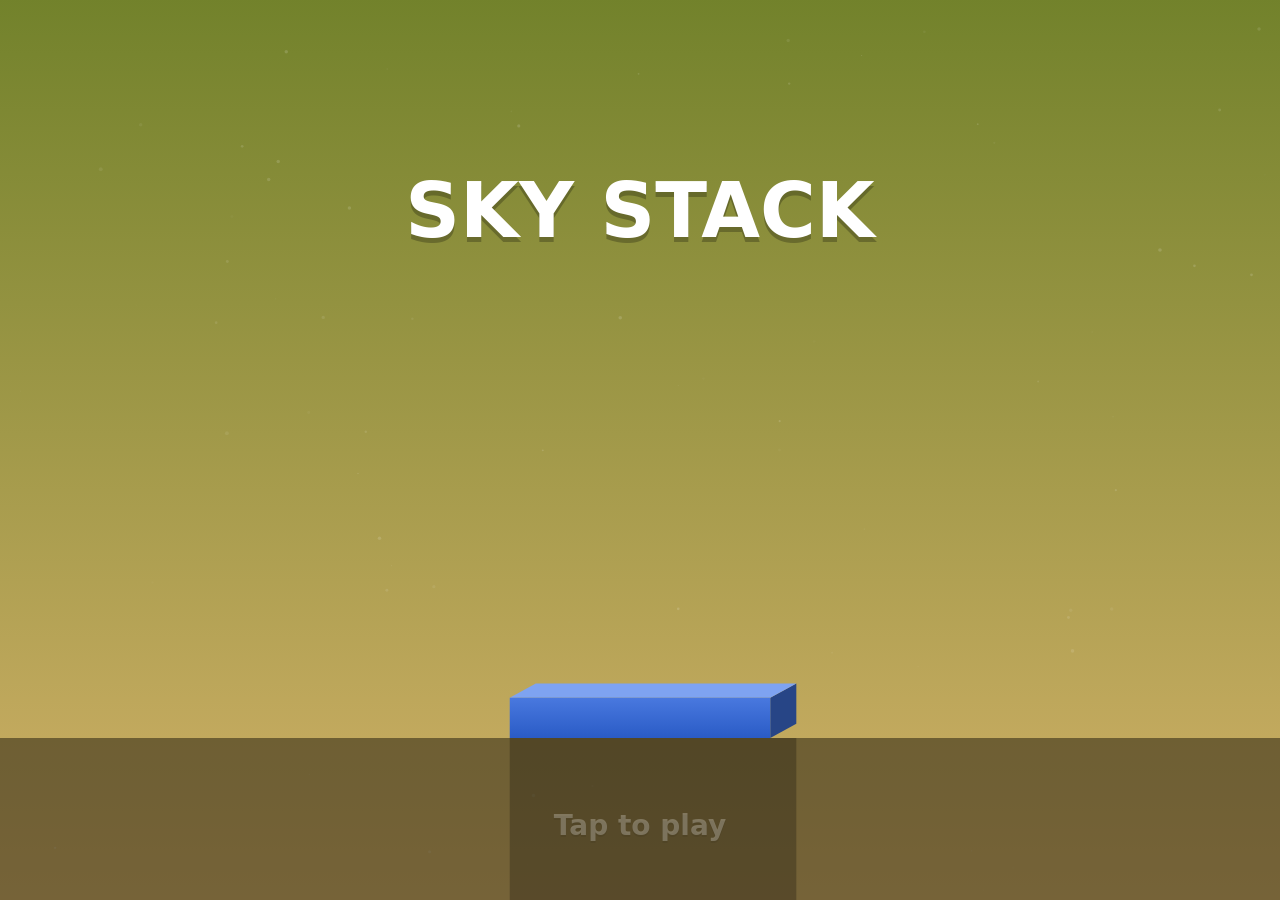
<file: index.html>
<!doctype html>
<html lang="en">
<head>
  <meta charset="utf-8">
  <meta name="viewport" content="width=device-width, initial-scale=1, maximum-scale=1, user-scalable=no, viewport-fit=cover">
  <title>Sky Stack</title>
  <!-- YouTube Playables SDK: MUST be loaded before any game code -->
  <script src="https://www.youtube.com/game_api/v1"></script>
  <link rel="stylesheet" href="style.css">
</head>
<body>
  <canvas id="game" tabindex="0" aria-label="Sky Stack game"></canvas>
  <script src="game.js"></script>
</body>
</html>
</file>
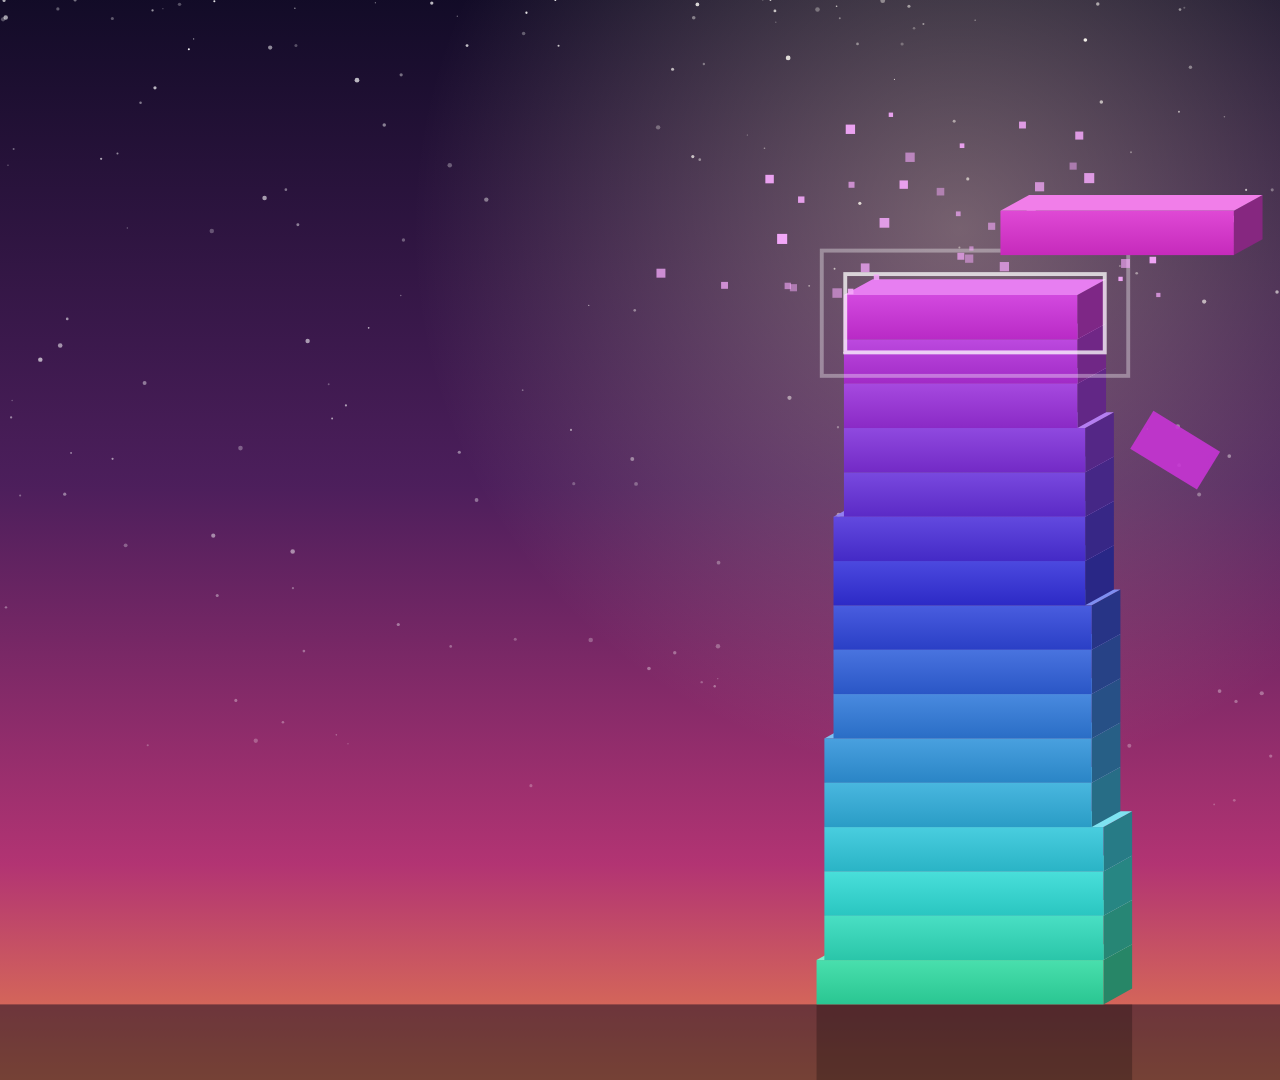
<file: tools/thumbnail.html>
<!doctype html>
<html>
<head>
<meta charset="utf-8">
<title>Sky Stack thumbnail renderer</title>
<style>html,body{margin:0;background:#000;overflow:hidden}canvas{display:block}</style>
</head>
<body>
<canvas id="c"></canvas>
<script>
// Renders a text-free key art scene in the game's own visual style.
// Usage: thumbnail.html?w=1920&h=1080
(() => {
  const q = new URLSearchParams(location.search);
  const W = +q.get('w') || 1920;
  const H = +q.get('h') || 1080;
  const c = document.getElementById('c');
  c.width = W; c.height = H;
  const ctx = c.getContext('2d');

  // Deterministic random so every ratio shows the same scene.
  let seed = 7;
  const rnd = () => (seed = (seed * 16807) % 2147483647) / 2147483647;

  const BH = 34, DEPTH = 22, baseHue = 160;
  const hueAt = (i) => (baseHue + i * 9) % 360;

  // Tower: widths shrink with small misses, a few perfect drops in between.
  const blocks = [];
  let x = 0, w = 220;
  const misses = [0, 6, 0, 0, -9, 0, 7, 0, 0, -5, 0, 8, 0, -6, 0, 0];
  for (let i = 0; i < misses.length; i++) {
    const d = misses[i];
    if (d) { w -= Math.abs(d); x += d / 2; }
    blocks.push({ x, w, i });
  }
  const topI = blocks.length;
  const towerH = (topI + 3) * BH;

  // Fit the tower into the frame (it is the hero of every ratio).
  const S = Math.min(H * 0.78 / towerH, W * 0.9 / 420);
  const groundY = H * 0.93;
  const sx = (wx) => W / 2 + wx * S;
  const sy = (wy) => groundY - wy * S;

  // Sky: dusk at the bottom fading into space at the top.
  const g = ctx.createLinearGradient(0, 0, 0, H);
  g.addColorStop(0, 'hsl(255,55%,10%)');
  g.addColorStop(0.45, 'hsl(285,50%,24%)');
  g.addColorStop(0.8, 'hsl(330,55%,45%)');
  g.addColorStop(1, 'hsl(20,75%,60%)');
  ctx.fillStyle = g;
  ctx.fillRect(0, 0, W, H);

  // Stars, denser and brighter towards the top.
  const unit = Math.min(W, H) / 1080;
  for (let k = 0; k < 260; k++) {
    const yy = Math.pow(rnd(), 1.8) * H * 0.75;
    ctx.globalAlpha = 0.25 + 0.75 * (1 - yy / (H * 0.75)) * rnd();
    ctx.fillStyle = '#fff';
    ctx.beginPath();
    ctx.arc(rnd() * W, yy, (0.6 + rnd() * 1.8) * unit, 0, Math.PI * 2);
    ctx.fill();
  }
  ctx.globalAlpha = 1;

  // Soft glow behind the tower top.
  const topY = sy((topI + 1.5) * BH);
  const glow = ctx.createRadialGradient(W / 2, topY, 0, W / 2, topY, 420 * S);
  glow.addColorStop(0, 'rgba(255,240,200,0.35)');
  glow.addColorStop(1, 'rgba(255,240,200,0)');
  ctx.fillStyle = glow;
  ctx.fillRect(0, 0, W, H);

  // Ground
  ctx.fillStyle = 'hsla(270,40%,10%,0.55)';
  ctx.fillRect(0, groundY, W, H - groundY);
  ctx.fillStyle = 'rgba(0,0,0,0.25)';
  ctx.fillRect(sx(-110), groundY, 220 * S + DEPTH * S, H - groundY);

  function block(bx, bw, i, y = i * BH, alpha = 1) {
    const hue = hueAt(i);
    const l = sx(bx - bw / 2), r = sx(bx + bw / 2);
    const t = sy(y + BH), b = sy(y);
    const d = DEPTH * S, dy = d * 0.55;
    ctx.globalAlpha = alpha;
    ctx.fillStyle = `hsl(${hue},55%,34%)`;
    ctx.beginPath(); ctx.moveTo(r, t); ctx.lineTo(r + d, t - dy); ctx.lineTo(r + d, b - dy); ctx.lineTo(r, b); ctx.fill();
    ctx.fillStyle = `hsl(${hue},80%,72%)`;
    ctx.beginPath(); ctx.moveTo(l, t); ctx.lineTo(l + d, t - dy); ctx.lineTo(r + d, t - dy); ctx.lineTo(r, t); ctx.fill();
    const fg = ctx.createLinearGradient(0, t, 0, b);
    fg.addColorStop(0, `hsl(${hue},70%,58%)`);
    fg.addColorStop(1, `hsl(${hue},65%,47%)`);
    ctx.fillStyle = fg;
    ctx.fillRect(l, t, r - l, b - t);
    ctx.globalAlpha = 1;
  }

  for (const b of blocks) block(b.x, b.w, b.i);

  // Perfect-drop ring on the top block
  const top = blocks[blocks.length - 1];
  for (let k = 0; k < 2; k++) {
    const pad = (10 + k * 18) * S;
    ctx.strokeStyle = `rgba(255,255,255,${0.75 - k * 0.4})`;
    ctx.lineWidth = Math.max(2, 3 * S);
    const ox = DEPTH * S / 2, oy = DEPTH * S * 0.55 / 2;
    ctx.strokeRect(sx(top.x - top.w / 2) - pad + ox, sy((top.i + 1) * BH) - pad - oy, top.w * S + pad * 2, BH * S + pad * 2 + oy);
  }

  // Sparkles from the perfect drop
  for (let k = 0; k < 40; k++) {
    const a = rnd() * Math.PI;
    const dist = (30 + rnd() * 150) * S;
    const px = sx(top.x) + Math.cos(a) * dist * 1.4;
    const py = sy((top.i + 1) * BH) - Math.sin(a) * dist * 0.8;
    const r = (3 + rnd() * 5) * S;
    ctx.globalAlpha = 0.5 + rnd() * 0.5;
    ctx.fillStyle = `hsl(${hueAt(top.i)},90%,82%)`;
    ctx.fillRect(px - r / 2, py - r / 2, r, r);
  }
  ctx.globalAlpha = 1;

  // Next block sliding in from the right
  // Keep it inside the frame on narrow (portrait) ratios.
  const slide = Math.min(120, (W * 0.45) / S - DEPTH - top.w / 2 - top.x);
  block(top.x + slide, top.w, topI, topI * BH + BH * 0.9);

  // Cut-off piece tumbling down beside the tower
  ctx.save();
  const dx = sx(Math.min(top.x + top.w / 2 + 75, (W * 0.42) / S)), dyy = sy((topI - 3.5) * BH);
  ctx.translate(dx, dyy);
  ctx.rotate(0.55);
  ctx.globalAlpha = 0.9;
  ctx.fillStyle = `hsl(${hueAt(topI - 1)},65%,52%)`;
  ctx.fillRect(-30 * S, -BH * S / 2, 60 * S, BH * S);
  ctx.restore();

  document.title = 'ready';
})();
</script>
</body>
</html>
</file>
<file: style.css>
html, body {
  margin: 0;
  padding: 0;
  width: 100%;
  height: 100%;
  overflow: hidden;
  background: #0b1026;
  -webkit-user-select: none;
  user-select: none;
  -webkit-touch-callout: none;
  -webkit-tap-highlight-color: transparent;
}
canvas {
  display: block;
  width: 100vw;
  height: 100vh;
  touch-action: none;
  outline: none;
}
</file>
